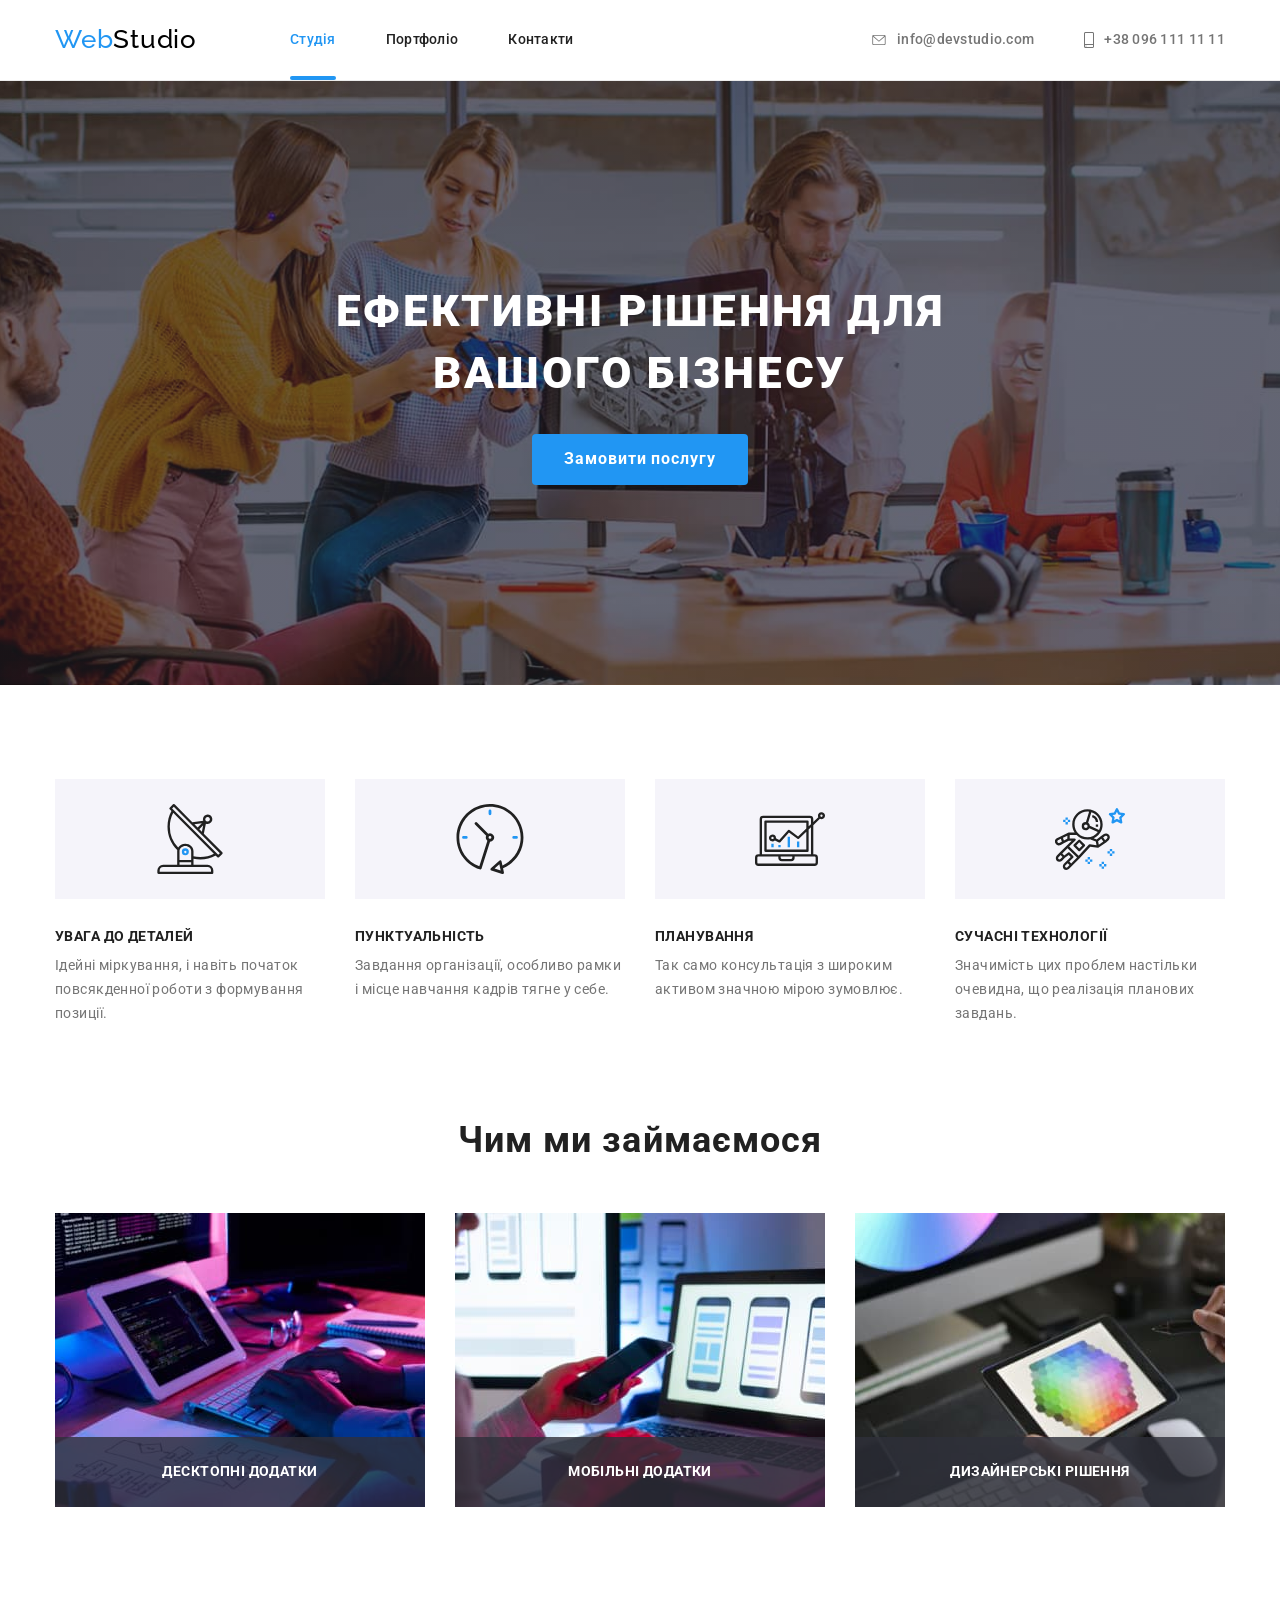
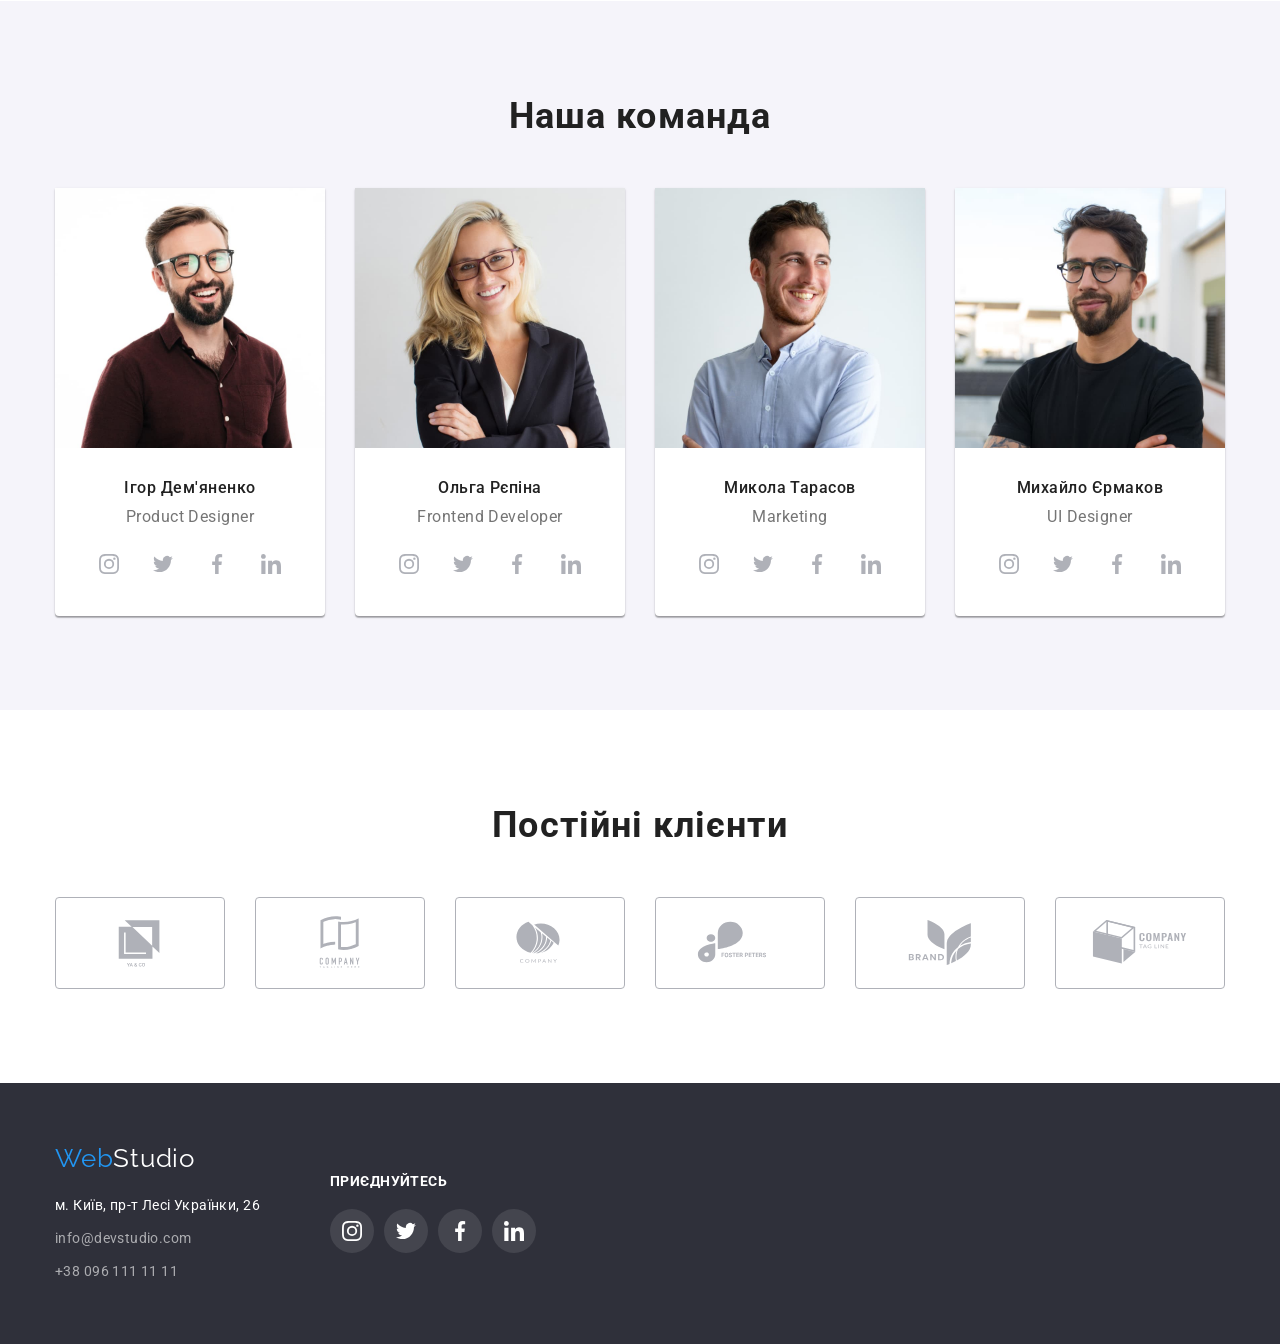
<file: index.html>
<!DOCTYPE html>
<html lang="uk">
  <head>
    <meta charset="UTF-8" />
    <meta http-equiv="X-UA-Compatible" content="IE=edge" />
    <meta name="viewport" content="width=device-width, initial-scale=1.0" />
    <title>WebStudio</title>
    <link rel="preconnect" href="https://fonts.googleapis.com" />
    <link rel="preconnect" href="https://fonts.gstatic.com" crossorigin />
    <link
      href="https://fonts.googleapis.com/css2?family=Raleway:wght@700&family=Roboto:wght@400;500;700;900&display=swap"
      rel="stylesheet"
    />
    <link
      rel="stylesheet"
      href="https://cdnjs.cloudflare.com/ajax/libs/modern-normalize/1.1.0/modern-normalize.min.css"
    />
    <link rel="stylesheet" href="./css/styles.css" />
  </head>
  <body>
    <header class="menu">
      <div class="container main-menu">
        <a href="./index.html" class="logo"><span class="logo-accent">Web</span>Studio</a>
        <nav class="menu-nav">
          <ul class="menu-list list">
            <li class="menu-item">
              <a href="./index.html" class="menu-link link mark-page">Студія</a>
            </li>
            <li class="menu-item">
              <a href="./portfolio.html" class="menu-link link">Портфоліо</a>
            </li>
            <li class="menu-item"><a href="" class="menu-link link">Контакти</a></li>
          </ul>
        </nav>
        <ul class="contact-list list">
          <li class="contact-item">
            <a href="mailto:info@devstudio.com" class="contact-link link icon">
              <svg class="icon-contact" width="16" height="10">
                <use href="./images/icons.svg#envelope"></use>
              </svg>
              info@devstudio.com</a
            >
          </li>
          <li class="contact-item">
            <a href="tel:+380961111111" class="contact-link link icon">
              <svg class="icon-contact" width="10" height="16">
                <use href="./images/icons.svg#smartphone"></use>
              </svg>
              +38 096 111 11 11</a
            >
          </li>
        </ul>
      </div>
    </header>

    <main class="main-page">
      <!-- Hero section -->
      <div class="bg-color">
        <section class="section hero img-hero">
          <div class="container">
            <h1 class="hero-title">Ефективні рішення для вашого бізнесу</h1>
            <button type="button" class="hero-btn" data-modal-open>Замовити послугу</button>
          </div>

          <div class="backdrop is-hidden" data-modal>
            <div class="modal">
              <button class="modal-btn" data-modal-close></button>
            </div>
          </div>
        </section>
      </div>
      <!-- Features section -->
      <section class="section">
        <div class="container">
          <h2 class="visually-hidden">Особливості</h2>
          <ul class="features-list list">
            <li class="features-item">
              <div class="features-block">
                <svg class="icon-features">
                  <use href="./images/icons.svg#antenna"></use>
                </svg>
              </div>
              <h3 class="features-subtitle">Увага до деталей</h3>
              <p class="fuatures-text">
                Ідейні міркування, і навіть початок повсякденної роботи з формування позиції.
              </p>
            </li>
            <li class="features-item">
              <div class="features-block">
                <svg class="icon-features">
                  <use href="./images/icons.svg#clock"></use>
                </svg>
              </div>
              <h3 class="features-subtitle">Пунктуальність</h3>
              <p class="fuatures-text">
                Завдання організації, особливо рамки і місце навчання кадрів тягне у себе.
              </p>
            </li>
            <li class="features-item">
              <div class="features-block">
                <svg class="icon-features">
                  <use href="./images/icons.svg#diagram"></use>
                </svg>
              </div>
              <h3 class="features-subtitle">Планування</h3>
              <p class="fuatures-text">
                Так само консультація з широким активом значною мірою зумовлює.
              </p>
            </li>
            <li class="features-item">
              <div class="features-block">
                <svg class="icon-features">
                  <use href="./images/icons.svg#astronaut"></use>
                </svg>
              </div>
              <h3 class="features-subtitle">Сучасні технології</h3>
              <p class="fuatures-text">
                Значимість цих проблем настільки очевидна, що реалізація планових завдань.
              </p>
            </li>
          </ul>
        </div>
      </section>
      <!-- Section About -->
      <section class="section about">
        <div class="container">
          <h2 class="subtitle">Чим ми займаємося</h2>
          <ul class="about-list list">
            <li class="item">
              <img src="./images/img.jpg" alt="Алгоритм" width="370" height="294" />
              <div class="img-descr">
                <p class="text-img">Десктопні додатки</p>
              </div>
            </li>
            <li class="item">
              <img src="./images/img_2.jpg" alt="Дизайн" width="370" height="294" />
              <div class="img-descr">
                <p class="text-img">Мобільні додатки</p>
              </div>
            </li>
            <li class="item">
              <img src="./images/img_3.jpg" alt="Колористика" width="370" height="294" />
              <div class="img-descr">
                <p class="text-img">Дизайнерські рішення</p>
              </div>
            </li>
          </ul>
        </div>
      </section>
      <!-- Section team -->
      <section class="section team">
        <div class="container">
          <h2 class="subtitle">Наша команда</h2>

          <ul class="team-list list">
            <li class="team-item">
              <img src="./images/img_4.jpg" alt="Ігор Дем'яненко" width="270" height="260" />
              <h3 class="team-name">Ігор Дем'яненко</h3>
              <p class="team-position">Product Designer</p>
              <ul class="team-list-icon list">
                <li class="team-item-icon">
                  <a href="#" class="team-block">
                    <svg class="icon-team">
                      <use href="./images/icons.svg#instagram"></use>
                    </svg>
                  </a>
                </li>
                <li class="team-item-icon">
                  <a href="#" class="team-block">
                    <svg class="icon-team">
                      <use href="./images/icons.svg#twitter"></use>
                    </svg>
                  </a>
                </li>
                <li class="team-item-icon">
                  <a href="#" class="team-block">
                    <svg class="icon-team">
                      <use href="./images/icons.svg#facebook"></use>
                    </svg>
                  </a>
                </li>
                <li class="team-item-icon">
                  <a href="#" class="team-block">
                    <svg class="icon-team">
                      <use href="./images/icons.svg#linkedin"></use>
                    </svg>
                  </a>
                </li>
              </ul>
            </li>
            <li class="team-item">
              <img src="./images/img_5.jpg" alt="Ольга Рєпіна" width="270" height="260" />
              <h3 class="team-name">Ольга Рєпіна</h3>
              <p class="team-position">Frontend Developer</p>
              <ul class="team-list-icon list">
                <li class="team-item-icon">
                  <a href="#" class="team-block">
                    <svg class="icon-team">
                      <use href="./images/icons.svg#instagram"></use>
                    </svg>
                  </a>
                </li>
                <li class="team-item-icon">
                  <a href="#" class="team-block">
                    <svg class="icon-team">
                      <use href="./images/icons.svg#twitter"></use>
                    </svg>
                  </a>
                </li>
                <li class="team-item-icon">
                  <a href="#" class="team-block">
                    <svg class="icon-team">
                      <use href="./images/icons.svg#facebook"></use>
                    </svg>
                  </a>
                </li>
                <li class="team-item-icon">
                  <a href="#" class="team-block">
                    <svg class="icon-team">
                      <use href="./images/icons.svg#linkedin"></use>
                    </svg>
                  </a>
                </li>
              </ul>
            </li>
            <li class="team-item">
              <img src="./images/img_6.jpg" alt="Микола Тарасов" width="270" height="260" />
              <h3 class="team-name">Микола Тарасов</h3>
              <p class="team-position">Marketing</p>
              <ul class="team-list-icon list">
                <li class="team-item-icon">
                  <a href="#" class="team-block">
                    <svg class="icon-team">
                      <use href="./images/icons.svg#instagram"></use>
                    </svg>
                  </a>
                </li>
                <li class="team-item-icon">
                  <a href="#" class="team-block">
                    <svg class="icon-team">
                      <use href="./images/icons.svg#twitter"></use>
                    </svg>
                  </a>
                </li>
                <li class="team-item-icon">
                  <a href="#" class="team-block">
                    <svg class="icon-team">
                      <use href="./images/icons.svg#facebook"></use>
                    </svg>
                  </a>
                </li>
                <li class="team-item-icon">
                  <a href="#" class="team-block">
                    <svg class="icon-team">
                      <use href="./images/icons.svg#linkedin"></use>
                    </svg>
                  </a>
                </li>
              </ul>
            </li>
            <li class="team-item">
              <img src="./images/img_7.jpg" alt="Михайло Єрмаков" width="270" height="260" />
              <h3 class="team-name">Михайло Єрмаков</h3>
              <p class="team-position">UI Designer</p>
              <ul class="team-list-icon list">
                <li class="team-item-icon">
                  <a href="#" class="team-block">
                    <svg class="icon-team">
                      <use href="./images/icons.svg#instagram"></use>
                    </svg>
                  </a>
                </li>
                <li class="team-item-icon">
                  <a href="#" class="team-block">
                    <svg class="icon-team">
                      <use href="./images/icons.svg#twitter"></use>
                    </svg>
                  </a>
                </li>
                <li class="team-item-icon">
                  <a href="#" class="team-block">
                    <svg class="icon-team">
                      <use href="./images/icons.svg#facebook"></use>
                    </svg>
                  </a>
                </li>
                <li class="team-item-icon">
                  <a href="#" class="team-block">
                    <svg class="icon-team">
                      <use href="./images/icons.svg#linkedin"></use>
                    </svg>
                  </a>
                </li>
              </ul>
            </li>
          </ul>
        </div>
      </section>
      <!-- Section company -->
      <section class="section">
        <div class="container">
          <h2 class="subtitle">Постійні клієнти</h2>
          <ul class="list-company list">
            <li class="item-company">
              <a href="#" class="company-block">
                <svg class="icon-company">
                  <use href="./images/icons.svg#Logo_1"></use>
                </svg>
              </a>
            </li>
            <li class="item-company">
              <a href="#" class="company-block">
                <svg class="icon-company">
                  <use href="./images/icons.svg#Logo_2"></use>
                </svg>
              </a>
            </li>
            <li class="item-company">
              <a href="#" class="company-block">
                <svg class="icon-company">
                  <use href="./images/icons.svg#Logo_3"></use>
                </svg>
              </a>
            </li>
            <li class="item-company">
              <a href="#" class="company-block">
                <svg class="icon-company">
                  <use href="./images/icons.svg#Logo_4"></use>
                </svg>
              </a>
            </li>
            <li class="item-company">
              <a href="#" class="company-block">
                <svg class="icon-company">
                  <use href="./images/icons.svg#Logo_5"></use>
                </svg>
              </a>
            </li>
            <li class="item-company">
              <a href="#" class="company-block">
                <svg class="icon-company">
                  <use href="./images/icons.svg#Logo_6"></use>
                </svg>
              </a>
            </li>
          </ul>
        </div>
      </section>
    </main>

    <footer class="page-footer">
      <div class="container footer-cont">
        <div class="block-one">
          <a href="./index.html" class="logo footer-logo"
            ><span class="logo-accent">Web</span>Studio</a
          >
          <address class="footer-contact">
            <ul class="footer-list list">
              <li class="footer-item">
                <a
                  href="https://goo.gl/maps/K7PUjft2pTQLD7Ss7"
                  class="footer-link link map"
                  target="_blank"
                  rel="noopener noreferrer"
                  >м. Київ, пр-т Лесі Українки, 26</a
                >
              </li>
              <li class="footer-item">
                <a href="mailto:info@devstudio.com" class="footer-link link">info@devstudio.com</a>
              </li>
              <li class="footer-item">
                <a href="tel:+380961111111" class="footer-link link">+38 096 111 11 11</a>
              </li>
            </ul>
          </address>
        </div>
        <div class="block-two">
          <h2 class="footer-title">приєднуйтесь</h2>
          <ul class="sosial-list list">
            <li class="sosial-item">
              <a href="#" class="sosial-block">
                <svg class="icon-sosial">
                  <use href="./images/icons.svg#instagram"></use>
                </svg>
              </a>
            </li>
            <li class="sosial-item">
              <a href="#" class="sosial-block">
                <svg class="icon-sosial">
                  <use href="./images/icons.svg#twitter"></use>
                </svg>
              </a>
            </li>
            <li class="sosial-item">
              <a href="#" class="sosial-block">
                <svg class="icon-sosial">
                  <use href="./images/icons.svg#facebook"></use>
                </svg>
              </a>
            </li>
            <li class="sosial-item">
              <a href="#" class="sosial-block">
                <svg class="icon-sosial">
                  <use href="./images/icons.svg#linkedin"></use>
                </svg>
              </a>
            </li>
          </ul>
        </div>
      </div>
    </footer>

    <script src="./js/modal.js"></script>
  </body>
</html>
</file>
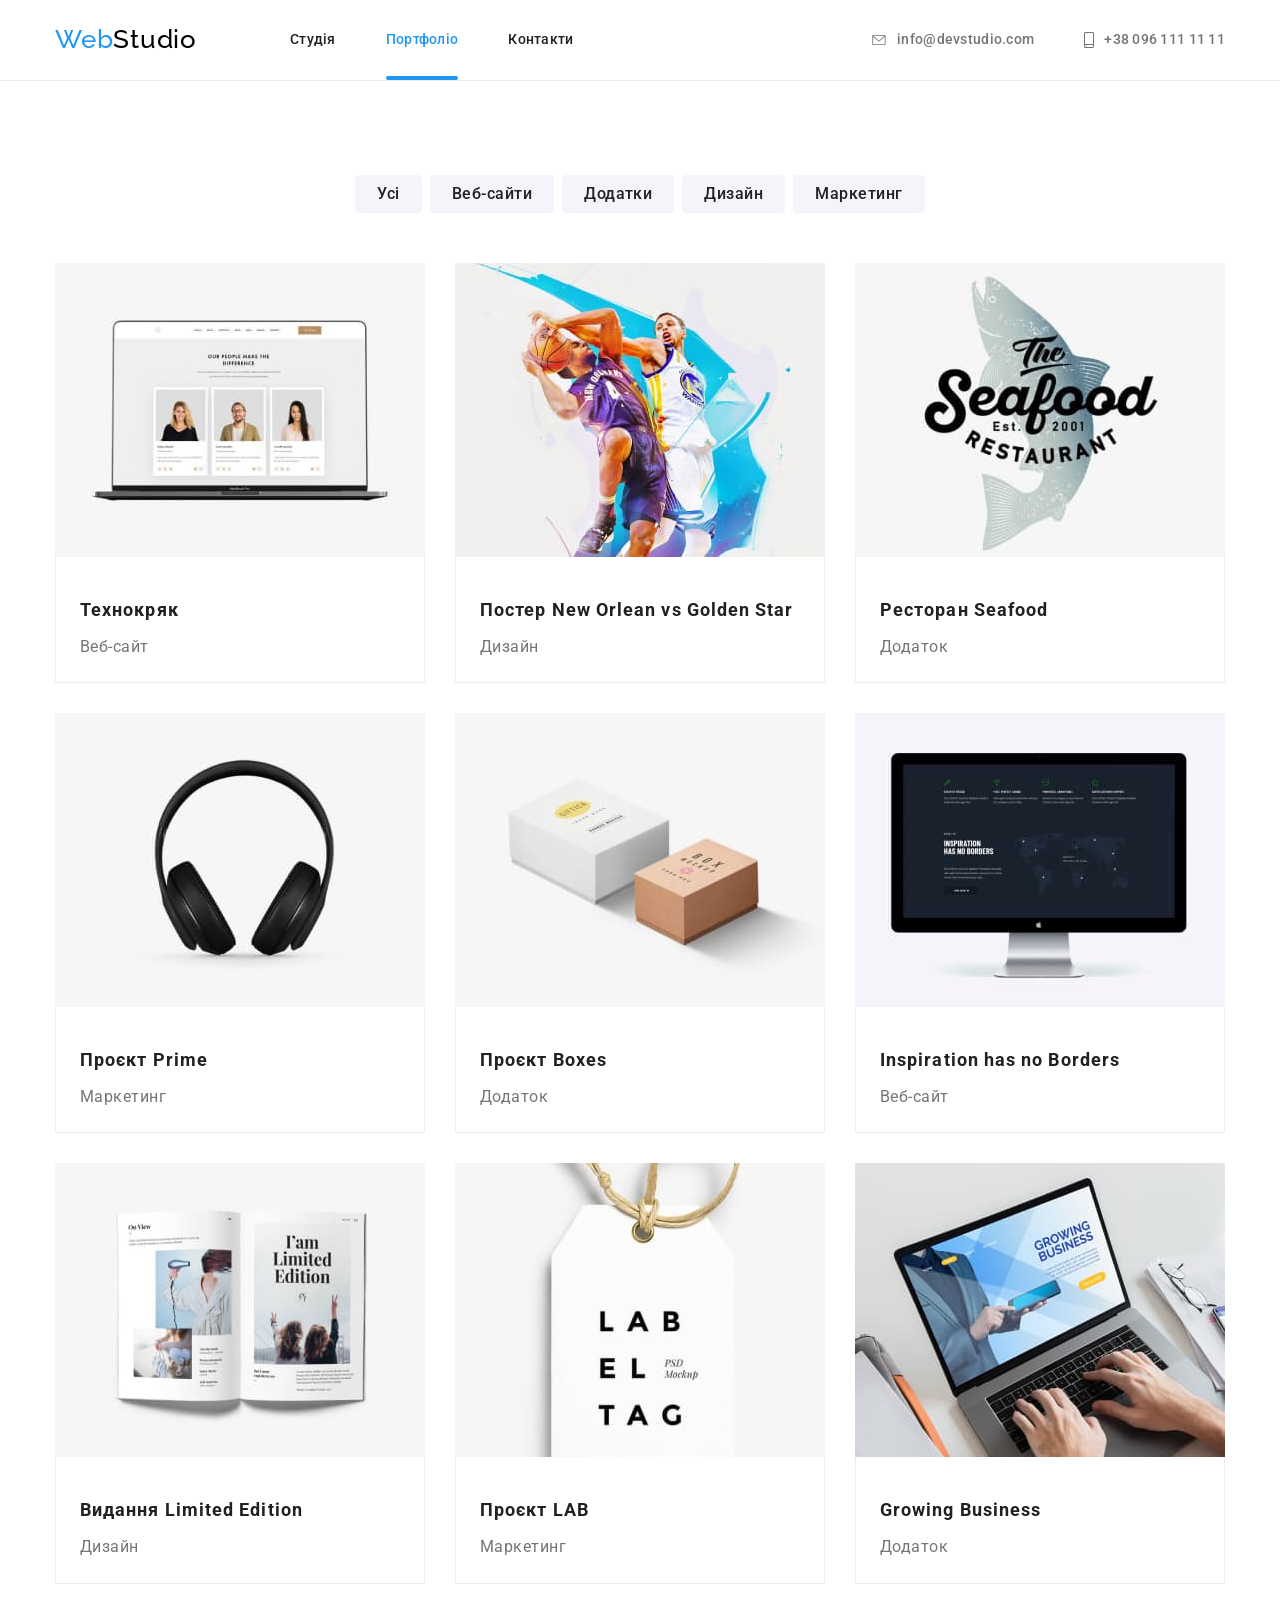
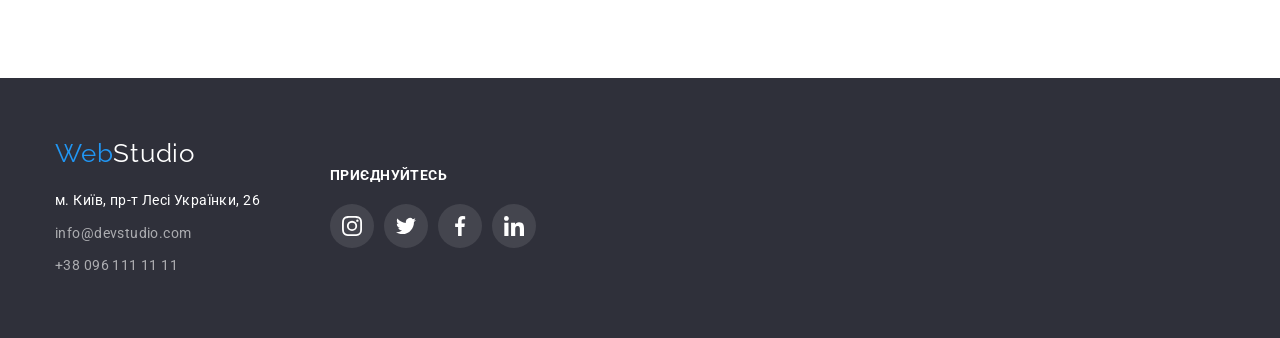
<file: portfolio.html>
<!DOCTYPE html>
<html lang="uk">
  <head>
    <meta charset="UTF-8" />
    <meta http-equiv="X-UA-Compatible" content="IE=edge" />
    <meta name="viewport" content="width=device-width, initial-scale=1.0" />
    <title>Portfolio</title>
    <link rel="preconnect" href="https://fonts.googleapis.com" />
    <link rel="preconnect" href="https://fonts.gstatic.com" crossorigin />
    <link
      href="https://fonts.googleapis.com/css2?family=Raleway:wght@700&family=Roboto:wght@400;500;700;900&display=swap"
      rel="stylesheet"
    />
    <link
      rel="stylesheet"
      href="https://cdnjs.cloudflare.com/ajax/libs/modern-normalize/1.1.0/modern-normalize.min.css"
    />
    <link rel="stylesheet" href="./css/styles.css" />
  </head>
  <body>
    <header class="menu">
      <div class="container main-menu">
        <a href="./index.html" class="logo"><span class="logo-accent">Web</span>Studio</a>
        <nav class="menu-nav">
          <ul class="menu-list list">
            <li class="menu-item">
              <a href="./index.html" class="menu-link link">Студія</a>
            </li>
            <li class="menu-item">
              <a href="./portfolio.html" class="menu-link link mark-page">Портфоліо</a>
            </li>
            <li class="menu-item"><a href="" class="menu-link link">Контакти</a></li>
          </ul>
        </nav>
        <ul class="contact-list list">
          <li class="contact-item">
            <a href="mailto:info@devstudio.com" class="contact-link link icon">
              <svg class="icon-contact" width="16" height="10">
                <use href="./images/icons.svg#envelope"></use>
              </svg>
              info@devstudio.com</a
            >
          </li>
          <li class="contact-item">
            <a href="tel:+380961111111" class="contact-link link icon">
              <svg class="icon-contact" width="10" height="16">
                <use href="./images/icons.svg#smartphone"></use>
              </svg>
              +38 096 111 11 11</a
            >
          </li>
        </ul>
      </div>
    </header>

    <main class="portfolio-page">
      <!-- Section portfolio -->
      <section class="section">
        <div class="container">
          <h1 class="visually-hidden">Портфоліо</h1>
          <ul class="filters-list list">
            <li class="filters-item"><button type="button" class="filters-btn">Усі</button></li>
            <li class="filters-item">
              <button type="button" class="filters-btn">Веб-сайти</button>
            </li>
            <li class="filters-item"><button type="button" class="filters-btn">Додатки</button></li>
            <li class="filters-item"><button type="button" class="filters-btn">Дизайн</button></li>
            <li class="filters-item">
              <button type="button" class="filters-btn">Маркетинг</button>
            </li>
          </ul>
          <ul class="portfolio-list list">
            <li class="portfolio-item">
              <a href="" class="portfolio-link">
                <div class="transform-link">
                  <img
                    src="./images/p.jpg"
                    alt="Веб-сайт на екрані ноутбука"
                    width="370"
                    height="294"
                  />

                  <p class="text-link">
                    Ресурс пропонує комплексні пропозиції з різним рівнем функціоналу та сервісів.
                    Все це дозволить відвідувачу отримати вичерпні відомості про компанію чи
                    приватну особу.
                  </p>
                </div>
                <div class="container-title">
                  <h2 class="portfolio-subtitle">Технокряк</h2>
                  <p class="portfolio-text">Веб-сайт</p>
                </div>
              </a>
            </li>
            <li class="portfolio-item">
              <a href="" class="portfolio-link">
                <div class="transform-link">
                  <img
                    src="./images/p_1.jpg"
                    alt="Постер з двома баскетболістами"
                    width="370"
                    height="294"
                  />
                  <p class="text-link">
                    Ресурс пропонує комплексні пропозиції з різним рівнем функціоналу та сервісів.
                    Все це дозволить відвідувачу отримати вичерпні відомості про компанію чи
                    приватну особу.
                  </p>
                </div>
                <div class="container-title">
                  <h2 class="portfolio-subtitle">Постер New Orlean vs Golden Star</h2>
                  <p class="portfolio-text">Дизайн</p>
                </div>
              </a>
            </li>
            <li class="portfolio-item">
              <a href="" class="portfolio-link">
                <div class="transform-link">
                  <img src="./images/p_2.jpg" alt="Логотим ресторану" width="370" height="294" />
                  <p class="text-link">
                    Ресурс пропонує комплексні пропозиції з різним рівнем функціоналу та сервісів.
                    Все це дозволить відвідувачу отримати вичерпні відомості про компанію чи
                    приватну особу.
                  </p>
                </div>
                <div class="container-title">
                  <h2 class="portfolio-subtitle">Ресторан Seafood</h2>
                  <p class="portfolio-text">Додаток</p>
                </div>
              </a>
            </li>
            <li class="portfolio-item">
              <a href="" class="portfolio-link">
                <div class="transform-link">
                  <img src="./images/p_3.jpg" alt="Навушники" width="370" height="294" />
                  <p class="text-link">
                    Ресурс пропонує комплексні пропозиції з різним рівнем функціоналу та сервісів.
                    Все це дозволить відвідувачу отримати вичерпні відомості про компанію чи
                    приватну особу.
                  </p>
                </div>
                <div class="container-title">
                  <h2 class="portfolio-subtitle">Проєкт Prime</h2>
                  <p class="portfolio-text">Маркетинг</p>
                </div>
              </a>
            </li>
            <li class="portfolio-item">
              <a href="" class="portfolio-link">
                <div class="transform-link">
                  <img src="./images/p_4.jpg" alt="Дві коробки" width="370" height="294" />
                  <p class="text-link">
                    Ресурс пропонує комплексні пропозиції з різним рівнем функціоналу та сервісів.
                    Все це дозволить відвідувачу отримати вичерпні відомості про компанію чи
                    приватну особу.
                  </p>
                </div>
                <div class="container-title">
                  <h2 class="portfolio-subtitle">Проєкт Boxes</h2>
                  <p class="portfolio-text">Додаток</p>
                </div>
              </a>
            </li>
            <li class="portfolio-item">
              <a href="" class="portfolio-link">
                <div class="transform-link">
                  <img
                    src="./images/p_5.jpg"
                    alt="Веб-сайт на екрані комп'ютера"
                    width="370"
                    height="294"
                  />
                  <p class="text-link">
                    Ресурс пропонує комплексні пропозиції з різним рівнем функціоналу та сервісів.
                    Все це дозволить відвідувачу отримати вичерпні відомості про компанію чи
                    приватну особу.
                  </p>
                </div>
                <div class="container-title">
                  <h2 class="portfolio-subtitle">Inspiration has no Borders</h2>
                  <p class="portfolio-text">Веб-сайт</p>
                </div>
              </a>
            </li>
            <li class="portfolio-item">
              <a href="" class="portfolio-link">
                <div class="transform-link">
                  <img src="./images/p_6.jpg" alt="Стаття в журналі" width="370" height="294" />
                  <p class="text-link">
                    Ресурс пропонує комплексні пропозиції з різним рівнем функціоналу та сервісів.
                    Все це дозволить відвідувачу отримати вичерпні відомості про компанію чи
                    приватну особу.
                  </p>
                </div>
                <div class="container-title">
                  <h2 class="portfolio-subtitle">Видання Limited Edition</h2>
                  <p class="portfolio-text">Дизайн</p>
                </div>
              </a>
            </li>
            <li class="portfolio-item">
              <a href="" class="portfolio-link">
                <div class="transform-link">
                  <img src="./images/p_7.jpg" alt="Лейбл" width="370" height="294" />
                  <p class="text-link">
                    Ресурс пропонує комплексні пропозиції з різним рівнем функціоналу та сервісів.
                    Все це дозволить відвідувачу отримати вичерпні відомості про компанію чи
                    приватну особу.
                  </p>
                </div>
                <div class="container-title">
                  <h2 class="portfolio-subtitle">Проєкт LAB</h2>
                  <p class="portfolio-text">Маркетинг</p>
                </div>
              </a>
            </li>
            <li class="portfolio-item">
              <a href="" class="portfolio-link">
                <div class="transform-link">
                  <img src="./images/p_8.jpg" alt="Додаток на ноутбуці" width="370" height="294" />
                  <p class="text-link">
                    Ресурс пропонує комплексні пропозиції з різним рівнем функціоналу та сервісів.
                    Все це дозволить відвідувачу отримати вичерпні відомості про компанію чи
                    приватну особу.
                  </p>
                </div>
                <div class="container-title">
                  <h2 class="portfolio-subtitle">Growing Business</h2>
                  <p class="portfolio-text">Додаток</p>
                </div>
              </a>
            </li>
          </ul>
        </div>
      </section>
    </main>

    <footer class="page-footer">
      <div class="container footer-cont">
        <div class="block-one">
          <a href="./index.html" class="logo footer-logo"
            ><span class="logo-accent">Web</span>Studio</a
          >
          <address class="footer-contact">
            <ul class="footer-list list">
              <li class="footer-item">
                <a
                  href="https://goo.gl/maps/K7PUjft2pTQLD7Ss7"
                  class="footer-link link map"
                  target="_blank"
                  rel="noopener noreferrer"
                  >м. Київ, пр-т Лесі Українки, 26</a
                >
              </li>
              <li class="footer-item">
                <a href="mailto:info@devstudio.com" class="footer-link link">info@devstudio.com</a>
              </li>
              <li class="footer-item">
                <a href="tel:+380961111111" class="footer-link link">+38 096 111 11 11</a>
              </li>
            </ul>
          </address>
        </div>
        <div class="block-two">
          <h2 class="footer-title">приєднуйтесь</h2>
          <ul class="sosial-list list">
            <li class="sosial-item">
              <a href="#" class="sosial-block">
                <svg class="icon-sosial">
                  <use href="./images/icons.svg#instagram"></use>
                </svg>
              </a>
            </li>
            <li class="sosial-item">
              <a href="#" class="sosial-block">
                <svg class="icon-sosial">
                  <use href="./images/icons.svg#twitter"></use>
                </svg>
              </a>
            </li>
            <li class="sosial-item">
              <a href="#" class="sosial-block">
                <svg class="icon-sosial">
                  <use href="./images/icons.svg#facebook"></use>
                </svg>
              </a>
            </li>
            <li class="sosial-item">
              <a href="#" class="sosial-block">
                <svg class="icon-sosial">
                  <use href="./images/icons.svg#linkedin"></use>
                </svg>
              </a>
            </li>
          </ul>
        </div>
      </div>
    </footer>
  </body>
</html>
</file>
<file: css/styles.css>
html {
  box-sizing: border-box;
}
*,
*::before,
*::after {
  box-sizing: inherit;
}
:root {
  --primary-bg-color: #ffffff;
  --accent-bg-color: #2f303a;
  --secondary-bg-color: #f5f4fa;

  --btn-color: #f5f4fa;
  --link-coolor: #afb1b8;

  --primary-color: #757575;
  --secondary-color: #212121;
  --accent-color: #2196f3;
  --additional-color: #ffffff;
}
body {
  font-family: 'Roboto', sans-serif;
  background-color: var(--primary-bg-color);
  color: var(--primary-color);
}
.visually-hidden {
  position: absolute;
  white-space: nowrap;
  width: 1px;
  height: 1px;
  overflow: hidden;
  border: 0;
  padding: 0;
  clip: rect(0 0 0 0);
  clip-path: inset(50%);
  margin: -1px;
}
.menu-item .mark-page {
  color: var(--accent-color);
  position: relative;
}
.mark-page::after {
  content: '';
  position: absolute;
  left: 0;
  bottom: 0;
  width: 100%;
  height: 4px;
  background-color: var(--accent-color);
  border-radius: 2px;
}
.link {
  text-decoration: none;
  transition-property: color;
  transition-duration: 250ms;
  transition-timing-function: cubic-bezier(0.4, 0, 0.2, 1);
}
.link:hover,
.link:focus {
  color: var(--accent-color);
}
.list {
  list-style-type: none;
  margin: 0;
  padding: 0;
}
.container {
  width: 1200px;
  margin-left: auto;
  margin-right: auto;
  padding-left: 15px;
  padding-right: 15px;
}
.section {
  padding-top: 94px;
  padding-bottom: 94px;
}
img {
  display: block;
  max-width: 100%;
}

/* LOGO */
.logo {
  display: block;

  font-family: 'Raleway', sans-serif;
  color: #000000;
  font-size: 26px;
  line-height: 1.2em;
  letter-spacing: 0.03em;
  text-decoration: none;
}
.logo-accent {
  color: var(--accent-color);
}
.footer-logo {
  color: var(--additional-color);
  margin-bottom: 20px;
}

/* HEADER */
.menu {
  border-bottom: 1px solid #ececec;

  font-weight: 500;
  font-size: 14px;
  line-height: 1.1em;
  letter-spacing: 0.02em;
}
.main-menu {
  display: flex;
  align-items: center;
}
.menu-list {
  display: flex;
  margin-left: 93px;
}
.menu-item:not(:last-child) {
  margin-right: 50px;
}
.menu-link {
  display: block;
  padding-top: 32px;
  padding-bottom: 32px;

  color: var(--secondary-color);
}
.contact-list {
  display: flex;
  margin-left: auto;
}
.contact-item:not(:last-child) {
  margin-right: 50px;
}
.icon {
  transition-property: color;
  transition-duration: 250ms;
  transition-timing-function: cubic-bezier(0.4, 0, 0.2, 1);
}
.icon:hover,
.icon:focus {
  color: var(--accent-color);
}
.contact-item {
  color: var(--accent-color);
}
.icon-contact {
  margin-right: 10px;
  fill: currentColor;
}
.contact-link {
  display: flex;
  align-items: center;
  padding-top: 32px;
  padding-bottom: 32px;

  color: var(--primary-color);
}

/* MAIN PAGE */
.subtitle {
  margin-top: 0;
  margin-bottom: 50px;

  color: var(--secondary-color);
  font-size: 36px;
  line-height: 1.2em;
  letter-spacing: 0.03em;
  text-align: center;
}
/* Hero section */
.bg-color {
  background-color: var(--accent-bg-color);
}
.img-hero {
  max-width: 1600px;
  min-height: 600px;
  margin-left: auto;
  margin-right: auto;
  background-image: linear-gradient(to right, rgba(47, 48, 58, 0.4), rgba(47, 48, 58, 0.4)),
    url(../images/hero.jpg);
  background-color: #c4c4c4;
  background-repeat: no-repeat;
  background-position: center;
  background-size: cover;
}
.hero {
  padding-top: 200px;
  padding-bottom: 200px;
  text-align: center;
}
.hero-title {
  width: 696px;
  margin-left: auto;
  margin-right: auto;
  margin-bottom: 30px;
  margin-top: 0;

  color: var(--additional-color);
  font-weight: 900;
  font-size: 44px;
  line-height: 1.4em;
  letter-spacing: 0.06em;
  text-transform: uppercase;
}
.hero-btn {
  border: 0;
  border-radius: 4px;
  padding: 10px 32px;
  min-width: 216px;

  background-color: var(--accent-color);
  color: var(--additional-color);

  font-family: inherit;
  font-weight: 700;
  font-size: 16px;
  line-height: 1.9em;
  letter-spacing: 0.06em;
  text-align: center;
  cursor: pointer;

  transition-property: background-color, box-shadow;
  transition-duration: 250ms;
  transition-timing-function: cubic-bezier(0.4, 0, 0.2, 1);
}
.hero-btn:hover,
.hero-btn:focus {
  box-shadow: 0px 4px 4px rgba(0, 0, 0, 0.15);
  background-color: #188ce8;
}
.backdrop {
  position: fixed;
  top: 0;
  left: 0;
  width: 100%;
  height: 100%;
  background-color: rgba(0, 0, 0, 0.2);
  z-index: 1;

}
.backdrop.is-hidden {
  opacity: 0;
  pointer-events: none;
  visibility: hidden;
  
}
.backdrop.is-hidden .modal{
  transform: translate(-50%, -50%) scale(0.5);
  opacity: 0;
}

.modal {
  position: absolute;
  top: 50%;
  left: 50%;
  min-width: 528px;
  min-height: 581px;

  background-color: var(--additional-color);
  box-shadow: 0px 1px 3px rgba(0, 0, 0, 0.12), 0px 1px 1px rgba(0, 0, 0, 0.14),
    0px 2px 1px rgba(0, 0, 0, 0.2);
  border-radius: 4px;
 
  opacity: 1;
  transform: translate(-50%, -50%) scale(1);
  transition: transform 300ms cubic-bezier(0.4, 0, 0.2, 1), opacity 300ms;

}
.modal-btn {
  position: absolute;
  top: 8px;
  right: 8px;
  width: 30px;
  height: 30px;
  border: 0;
  cursor: pointer;
  background-color: var(--additional-color);
  background-image: url(../images/close.svg);
}
/* Features section  */
.features-list {
  display: flex;
}
.features-item {
  width: 270px;
}
.features-item:not(:last-child) {
  margin-right: 30px;
}
.features-block {
  display: flex;
  justify-content: center;
  align-items: center;
  margin-bottom: 30px;
  height: 120px;
  background-color: var(--btn-color);
}
.icon-features {
  width: 70px;
  height: 70px;
}
.features-subtitle {
  margin-top: 0;
  margin-bottom: 10px;

  color: var(--secondary-color);
  font-size: 14px;
  line-height: 1.1em;
  letter-spacing: 0.03em;
  text-transform: uppercase;
}
.fuatures-text {
  margin: 0;

  font-size: 14px;
  line-height: 1.7em;
  letter-spacing: 0.03em;
}

/* About sect */
.about {
  padding-top: 0;
}
.about-list {
  display: flex;
  flex-wrap: wrap;
  gap: 30px;
}
.item {
  position: relative;
}

.img-descr {
  position: absolute;
  left: 0;
  bottom: 0;
  height: 70px;
  width: 100%;

  background: rgba(47, 48, 58, 0.8);
}
.text-img {
  position: absolute;
  top: 50%;
  left: 50%;
  transform: translate(-50%, -50%);
  margin: 0;

  font-weight: 700;
  font-size: 14px;
  line-height: 1.1em;
  letter-spacing: 0.03em;
  text-transform: uppercase;

  color: var(--additional-color);
}
/* Section team */
.team {
  background-color: var(--secondary-bg-color);
}
.team-list {
  display: flex;
  flex-wrap: wrap;
  gap: 30px;
}
.team-item {
  padding-bottom: 30px;
  border-radius: 0px 0px 4px 4px;

  box-shadow: 0px 1px 3px rgba(0, 0, 0, 0.12), 0px 1px 1px rgba(0, 0, 0, 0.14),
    0px 2px 1px rgba(0, 0, 0, 0.2);
  background-color: var(--additional-color);
  
}
.team-list-icon {
  display: flex;
  justify-content: center;
  margin-top: 16px;
 
}
.team-block {
  display: inline-flex;
  justify-content: center;
  align-items: center;
  width: 44px;
  height: 44px;
  border-radius: 50px;
  color: var(--link-coolor);

  transition-property: background-color, color;
  transition-duration: 250ms;
  transition-timing-function: cubic-bezier(0.4, 0, 0.2, 1);
}
.team-item-icon:not(:last-child) {
  margin-right: 10px;
}
.icon-team {
  width: 20px;
  height: 20px;
  fill: currentColor;
}
.team-block:hover,
.team-block:focus {
  background-color: var(--accent-color);
  color: var(--additional-color);
}
.team-name {
  margin: 30px 0 10px;

  color: var(--secondary-color);
  font-weight: 500;
  font-size: 16px;
  line-height: 1.2em;
  letter-spacing: 0.03em;
  text-align: center;
}
.team-position {
  margin: 0;

  font-size: 16px;
  line-height: 1.2em;
  letter-spacing: 0.03em;
  text-align: center;
}
/* Section company */
.list-company {
  display: flex;
}
.company-block {
  display: inline-flex;
  justify-content: center;
  align-items: center;
  border: 1px solid var(--link-coolor);
  border-radius: 4px;
  width: 170px;
  height: 92px;
  color: var(--link-coolor);
  

  transition-property: color, border;
  transition-duration: 250ms;
  transition-timing-function: cubic-bezier(0.4, 0, 0.2, 1);
}
.item-company:not(:last-child) {
  margin-right: 30px;
}
.icon-company {
  fill: currentColor;
  height: 60px;
  width: 106px;
}
.company-block:hover,
.company-block:focus {
  color: var(--accent-color);
  border: 1px solid var(--accent-color);
}

/* PORTFOLIO PAGE */
.filters-list {
  display: flex;
  justify-content: center;
  margin-bottom: 50px;
}
.filters-item:not(:last-child) {
  margin-right: 8px;
}
.filters-btn {
  padding: 6px 22px;
  border: 0;
  border-radius: 4px;

  background-color: var(--btn-color);
  color: var(--secondary-color);
  font-family: inherit;
  font-weight: 500;
  font-size: 16px;
  line-height: 1.6em;
  letter-spacing: 0.03em;
  text-align: center;
  cursor: pointer;

  transition-property: background-color, color, box-shadow;
  transition-duration: 250ms;
  transition-timing-function: cubic-bezier(0.4, 0, 0.2, 1);
}
.filters-btn:hover,
.filters-btn:focus {
  background-color: var(--accent-color);
  color: var(--additional-color);
  box-shadow: 0px 3px 1px rgba(0, 0, 0, 0.1), 0px 1px 2px rgba(0, 0, 0, 0.08),
    0px 2px 2px rgba(0, 0, 0, 0.12);
}
.portfolio-list {
  display: flex;
  flex-wrap: wrap;
}
.portfolio-item {
  width: calc((100% - 60px) / 3);
  margin-right: 30px;
  margin-bottom: 30px;

  background-color: var(--additional-color);

  transition-property: box-shadow;
  transition-duration: 250ms;
  transition-timing-function: cubic-bezier(0.4, 0, 0.2, 1);
}
.portfolio-item:hover,
.portfolio-item:focus {
  box-shadow: 0px 1px 1px rgba(0, 0, 0, 0.12), 0px 4px 4px rgba(0, 0, 0, 0.06),
    1px 4px 6px rgba(0, 0, 0, 0.16);
}
.portfolio-item:nth-child(3n) {
  margin-right: 0;
}
.portfolio-item:nth-last-child(-n + 3) {
  margin-bottom: 0;
}
.portfolio-link {
  text-decoration: none;
  color: var(--primary-color);
}
.transform-link {
  position: relative;
  overflow: hidden;
}
.text-link {
  position: absolute;
  top: 0;
  left: 0;
  width: 100%;
  height: 100%;
  margin: 0;
  padding: 63px 24px;

  font-weight: 400;
  font-size: 18px;
  line-height: 1.6;
  letter-spacing: 0.03em;

  color: var(--additional-color);
  background: rgba(33, 150, 243, 0.9);

  transform: translateY(295px);
  transition-property: transform;
  transition-duration: 250ms;
  transition-timing-function: cubic-bezier(0.4, 0, 0.2, 1);
}
.portfolio-item:hover .text-link,
.portfolio-item:focus .text-link {
  transform: translateY(0);
}

.container-title {
  padding: 20px 24px;
  border: 1px solid #eeeeee;
  border-top: 0;
}
.portfolio-subtitle {
  margin-bottom: 4px;

  color: var(--secondary-color);
  font-size: 18px;
  line-height: 2em;
  letter-spacing: 0.06em;
}
.portfolio-text {
  margin: 0;

  font-size: 16px;
  line-height: 1.9em;
  letter-spacing: 0.03em;
}

/* FOOTER */
.page-footer {
  padding-top: 60px;
  padding-bottom: 60px;

  background-color: var(--accent-bg-color);
}
.footer-cont {
  display: flex;
  align-items: center;
}
.block-one {
  margin-right: 70px;
}
.footer-list {
  font-size: 14px;
  line-height: 1.7em;
  letter-spacing: 0.03em;
  font-style: normal;
}
.footer-item {
  margin-bottom: 9px;
}
.footer-item:last-child {
  margin-bottom: 0;
}
.footer-link {
  color: rgba(255, 255, 255, 0.6);
}
.map {
  color: var(--additional-color);
}
.footer-title {
  margin: 0;
  margin-bottom: 20px;
  font-size: 14px;
  line-height: 1.1em;
  letter-spacing: 0.03em;
  text-transform: uppercase;
  color: var(--additional-color);
}
.sosial-list {
  display: flex;
  justify-content: center;
}
.sosial-item:not(:last-child) {
  margin-right: 10px;
}
.sosial-block {
  display: inline-flex;
  justify-content: center;
  align-items: center;
  width: 44px;
  height: 44px;
  fill: var(--additional-color);
  background-color: rgba(255, 255, 255, 0.1);
  border-radius: 50px;

  transition-property: background-color;
  transition-duration: 250ms;
  transition-timing-function: cubic-bezier(0.4, 0, 0.2, 1);
}
.sosial-block:hover,
.sosial-block:focus {
  background-color: var(--accent-color);
}
.icon-sosial {
  width: 20px;
  height: 20px;
}
</file>
